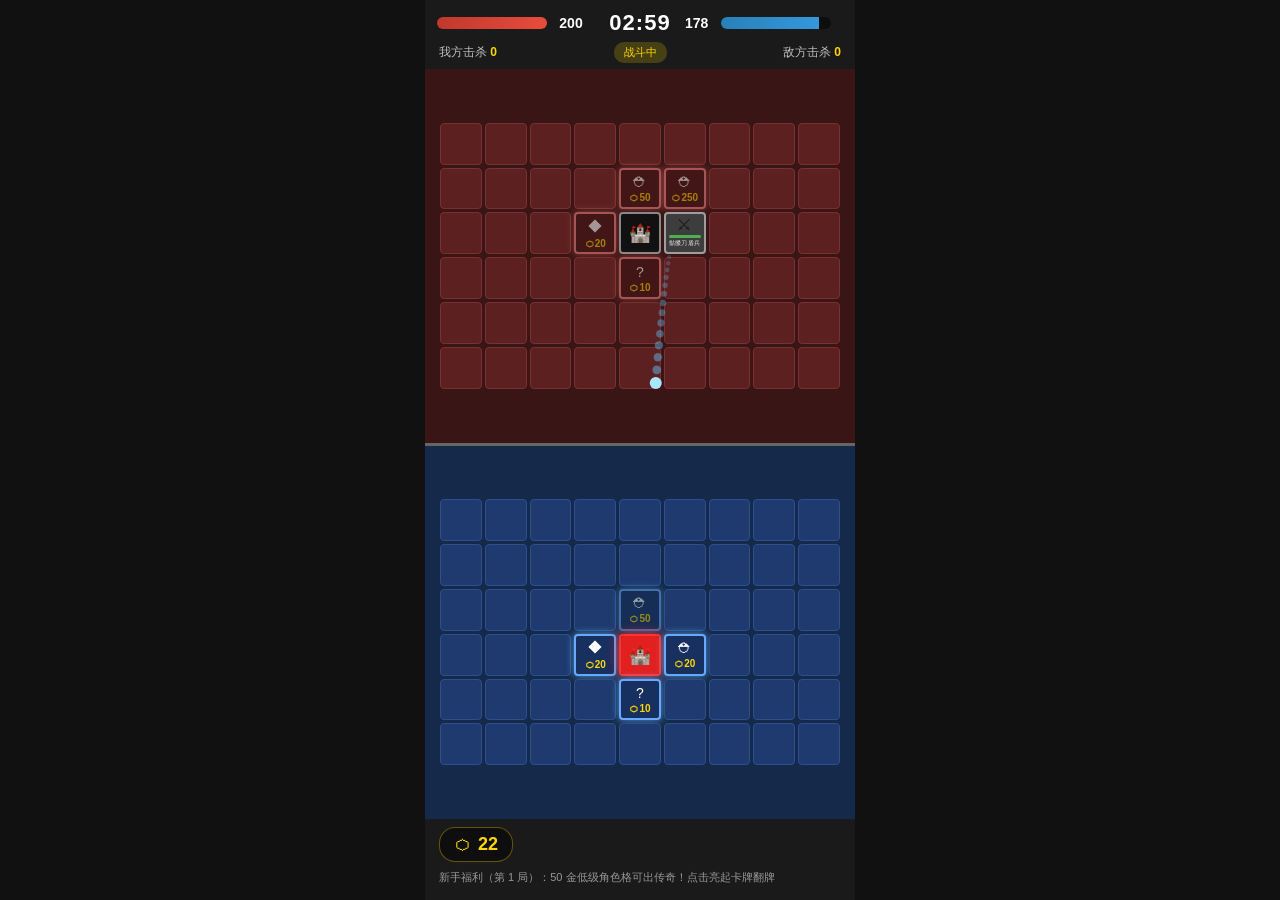
<file: battle.html>
<!DOCTYPE html>
<html lang="zh-CN">
<head>
  <meta charset="UTF-8">
  <meta name="viewport" content="width=device-width, initial-scale=1.0, maximum-scale=1.0, user-scalable=no">
  <title>代号x — 局内对战</title>
  <link rel="stylesheet" href="style.css">
</head>
<body>
  <div id="game-container">
    <canvas id="fx-canvas"></canvas>

    <header class="top-bar">
      <div class="city-hp enemy">
        <div class="hp-fill-wrap"><div class="hp-fill enemy-hp" id="enemy-hp-fill"></div></div>
        <span class="hp-num" id="enemy-hp-text">200</span>
      </div>
      <div class="timer" id="timer">03:00</div>
      <div class="city-hp player">
        <div class="hp-fill-wrap"><div class="hp-fill player-hp" id="player-hp-fill"></div></div>
        <span class="hp-num" id="player-hp-text">200</span>
      </div>
    </header>

    <div class="kill-bar">
      <span>我方击杀 <strong id="player-kills">0</strong></span>
      <span id="battle-status" class="status-badge">战斗中</span>
      <span>敌方击杀 <strong id="enemy-kills">0</strong></span>
    </div>

    <main class="battlefield">
      <div class="zone enemy-zone">
        <div class="board enemy-board" id="enemy-board"></div>
      </div>
      <div class="mid-line"></div>
      <div class="zone player-zone">
        <div class="board player-board" id="player-board"></div>
      </div>
    </main>

    <footer class="bottom-bar">
      <div class="gold-pill">
        <span class="coin">⬡</span>
        <strong id="player-gold">20</strong>
      </div>
      <p class="hint" id="hint">开局即战斗：双方同时翻牌，英雄自动进攻</p>
    </footer>

    <div class="overlay hidden" id="overlay">
      <div class="modal">
        <h2 id="result-title">胜利！</h2>
        <p id="result-desc"></p>
        <div class="modal-actions">
          <button id="restart-btn">再来一局</button>
          <a class="btn-link" href="index.html">调整卡组</a>
        </div>
      </div>
    </div>
  </div>

  <script src="battle-config.js"></script>
  <script src="heroes-config.js"></script>
  <script src="hero-level-config.js"></script>
  <script src="battle-skill-runtime.js"></script>
  <script src="skill-config.js"></script>
  <script src="battle-rules.js"></script>
  <script src="game.js"></script>
</body>
</html>
</file>
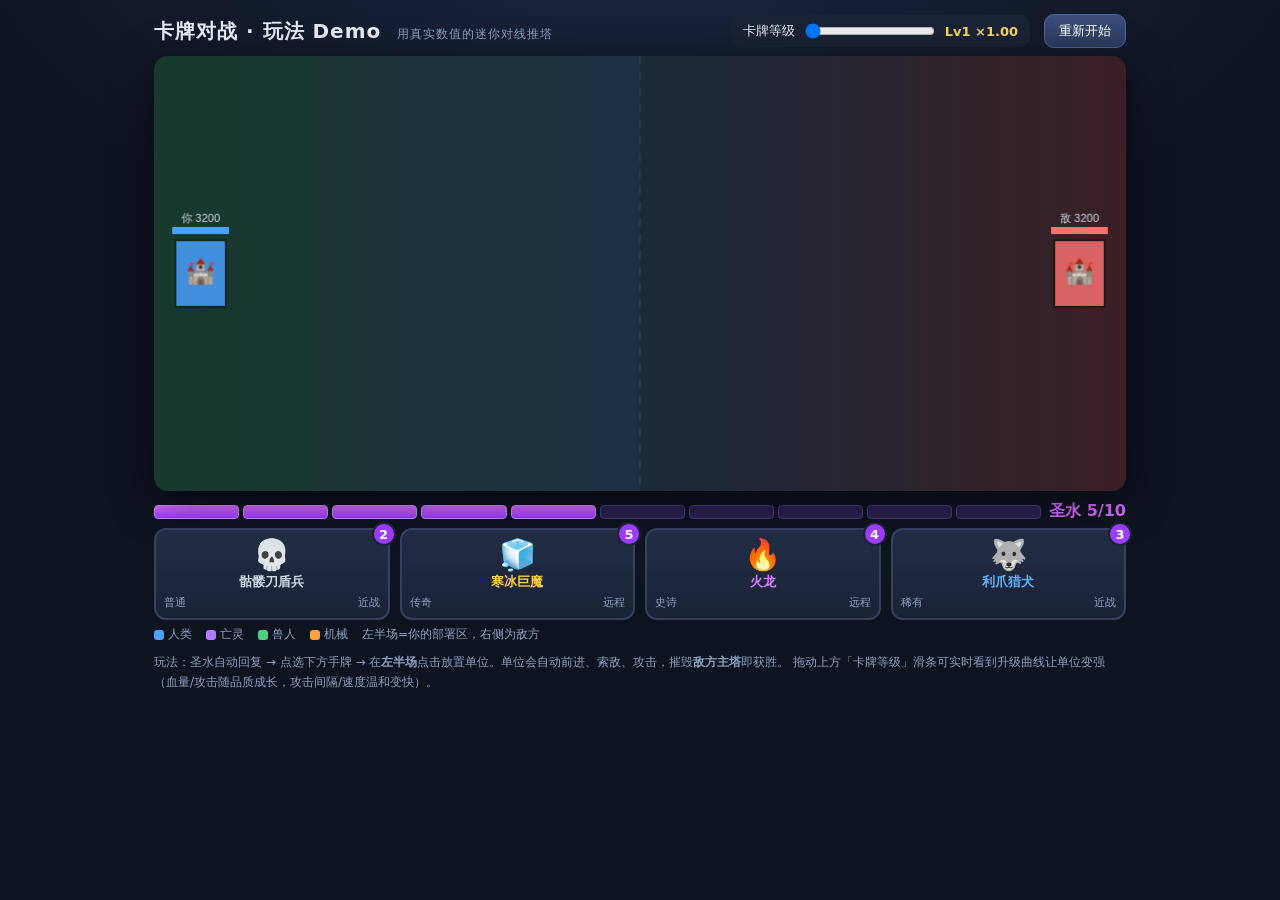
<file: design/demo.html>
<!DOCTYPE html>
<html lang="zh-CN">
<head>
<meta charset="UTF-8">
<meta name="viewport" content="width=device-width, initial-scale=1.0">
<title>卡牌对战 · 玩法 Demo</title>
<style>
  :root{
    --bg:#0e1320; --panel:#1a2235; --panel2:#222d45; --gold:#ffd34d;
    --hp:#36d399; --enemy:#f87171; --ink:#e6ecf5; --muted:#8aa0c0;
    --human:#4aa3ff; --undead:#b07bff; --orc:#4cd07d; --mech:#ff9f43;
  }
  *{box-sizing:border-box;font-family:"PingFang SC","Microsoft YaHei",system-ui,sans-serif}
  body{margin:0;background:radial-gradient(1200px 600px at 50% -10%,#1b2742,#0e1320 60%);color:var(--ink);min-height:100vh}
  .wrap{max-width:1000px;margin:0 auto;padding:14px}
  header{display:flex;align-items:center;justify-content:space-between;gap:10px;flex-wrap:wrap;margin-bottom:8px}
  h1{font-size:20px;margin:0;letter-spacing:1px}
  h1 small{color:var(--muted);font-size:12px;font-weight:400;margin-left:8px}
  .controls{display:flex;align-items:center;gap:14px;flex-wrap:wrap}
  .lvl{display:flex;align-items:center;gap:8px;background:var(--panel);padding:6px 12px;border-radius:10px;font-size:13px}
  .lvl input{width:130px}
  .lvl b{color:var(--gold);min-width:54px;display:inline-block;text-align:right}
  button.btn{background:linear-gradient(180deg,#3b4f7a,#2a3a5e);color:#fff;border:1px solid #4a64a0;
    border-radius:10px;padding:7px 14px;font-size:13px;cursor:pointer}
  button.btn:hover{filter:brightness(1.12)}
  #stage{position:relative;width:100%;border-radius:14px;overflow:hidden;box-shadow:0 10px 40px rgba(0,0,0,.5)}
  canvas{display:block;width:100%;background:linear-gradient(90deg,#16321f 0%,#1a2a3a 50%,#3a1f24 100%)}
  .overlay{position:absolute;inset:0;display:none;align-items:center;justify-content:center;flex-direction:column;
    background:rgba(8,12,22,.78);text-align:center}
  .overlay.show{display:flex}
  .overlay h2{font-size:40px;margin:0 0 8px}
  .win{color:var(--hp)} .lose{color:var(--enemy)}
  .elixbar{display:flex;align-items:center;gap:8px;margin:10px 0 6px}
  .pips{display:flex;gap:4px;flex:1}
  .pip{height:14px;flex:1;border-radius:4px;background:#2a2150;border:1px solid #46377e}
  .pip.on{background:linear-gradient(180deg,#d96bff,#9b3cff);border-color:#c98bff}
  .elixn{color:#d96bff;font-weight:700;min-width:60px}
  .hand{display:grid;grid-template-columns:repeat(4,1fr);gap:10px;margin-top:6px}
  .card{background:linear-gradient(180deg,var(--panel2),var(--panel));border:2px solid #33405f;border-radius:12px;
    padding:8px;cursor:pointer;position:relative;transition:.12s;user-select:none}
  .card:hover{transform:translateY(-3px)}
  .card.sel{border-color:var(--gold);box-shadow:0 0 0 2px rgba(255,211,77,.35)}
  .card.cant{opacity:.45;filter:grayscale(.4)}
  .card .emo{font-size:30px;text-align:center;line-height:1.1}
  .card .nm{font-size:13px;font-weight:700;text-align:center;margin-top:2px;white-space:nowrap;overflow:hidden;text-overflow:ellipsis}
  .card .meta{font-size:11px;color:var(--muted);display:flex;justify-content:space-between;margin-top:4px}
  .card .cost{position:absolute;top:-8px;right:-8px;background:#9b3cff;color:#fff;border-radius:50%;
    width:24px;height:24px;display:flex;align-items:center;justify-content:center;font-size:13px;font-weight:700;border:2px solid #1a2235}
  .q传奇{color:#ffce4d} .q史诗{color:#d580ff} .q稀有{color:#5db3ff} .q普通{color:#cfd8e6}
  .tip{color:var(--muted);font-size:12px;margin-top:10px;line-height:1.6}
  .legend{display:flex;gap:14px;flex-wrap:wrap;font-size:12px;color:var(--muted);margin-top:6px}
  .legend i{display:inline-block;width:10px;height:10px;border-radius:3px;margin-right:4px;vertical-align:middle}
</style>
</head>
<body>
<div class="wrap">
  <header>
    <h1>卡牌对战 · 玩法 Demo <small>用真实数值的迷你对线推塔</small></h1>
    <div class="controls">
      <div class="lvl">卡牌等级
        <input id="lvl" type="range" min="1" max="30" value="1">
        <b id="lvlv">Lv1 ×1.00</b>
      </div>
      <button class="btn" id="restart">重新开始</button>
    </div>
  </header>

  <div id="stage">
    <canvas id="cv" width="960" height="430"></canvas>
    <div class="overlay" id="over">
      <h2 id="overt"></h2>
      <button class="btn" id="again">再来一局</button>
    </div>
  </div>

  <div class="elixbar">
    <div class="pips" id="pips"></div>
    <div class="elixn" id="elixn">圣水 0/10</div>
  </div>
  <div class="hand" id="hand"></div>

  <div class="legend">
    <span><i style="background:var(--human)"></i>人类</span>
    <span><i style="background:var(--undead)"></i>亡灵</span>
    <span><i style="background:var(--orc)"></i>兽人</span>
    <span><i style="background:var(--mech)"></i>机械</span>
    <span>左半场=你的部署区，右侧为敌方</span>
  </div>
  <div class="tip">
    玩法：圣水自动回复 → 点选下方手牌 → 在<strong>左半场</strong>点击放置单位。单位会自动前进、索敌、攻击，摧毁<strong>敌方主塔</strong>即获胜。
    拖动上方「卡牌等级」滑条可实时看到升级曲线让单位变强（血量/攻击随品质成长，攻击间隔/速度温和变快）。
  </div>
</div>

<script>
// ===================== 卡牌数据（真实数值） =====================
// hp,atk: 初始值; spd,iv: 秒(越小越快); rng: 张牌(射程); q:品质; f:阵营; melee:近战
const FACTION={'人类':'human','亡灵':'undead','兽人':'orc','机械':'mech'};
const FCOLOR={human:'#4aa3ff',undead:'#b07bff',orc:'#4cd07d',mech:'#ff9f43'};
const COST={'传奇':5,'史诗':4,'稀有':3,'普通':2};
const GROWTH={'传奇':(3.0-1)/29,'史诗':(2.74-1)/29,'稀有':(2.48-1)/29,'普通':(2.22-1)/29};

const DB={
  knight:{nm:'骑士',f:'人类',q:'史诗',melee:true,hp:300,atk:55,spd:1.2,iv:2.5,rng:1,emo:'⚔️',sk:'突进冲锋'},
  musket:{nm:'火枪手',f:'亡灵',q:'普通',melee:false,hp:82,atk:21,spd:1.6,iv:1.5,rng:1,emo:'🔫',sk:'箭雨'},
  hound:{nm:'利爪猎犬',f:'兽人',q:'稀有',melee:true,hp:250,atk:42,spd:1.8,iv:2.2,rng:1,emo:'🐺',sk:'嗜血冲刺'},
  firedragon:{nm:'火龙',f:'兽人',q:'史诗',melee:false,hp:440,atk:71,spd:1.1,iv:1.5,rng:1,emo:'🔥',sk:'爆裂吐息'},
  flamequeen:{nm:'龙焰女王',f:'人类',q:'传奇',melee:true,hp:950,atk:80,spd:0.5,iv:2.8,rng:1,emo:'🐲',sk:'烈焰风暴'},
  skshield:{nm:'骷髅刀盾兵',f:'亡灵',q:'普通',melee:true,hp:98,atk:25,spd:1.4,iv:1.5,rng:1,emo:'💀',sk:'尸爆'},
  ballista:{nm:'弩车',f:'机械',q:'稀有',melee:false,hp:200,atk:92,spd:0.8,iv:2.5,rng:1,emo:'🎯',sk:'蒸汽冲刺'},
  icetroll:{nm:'寒冰巨魔',f:'亡灵',q:'传奇',melee:false,hp:1052,atk:72,spd:1.0,iv:2.0,rng:1,emo:'🧊',sk:'寒冰冻结'},
  // 敌方常用
  infantry:{nm:'重步兵',f:'人类',q:'稀有',melee:true,hp:260,atk:30,spd:1.2,iv:1.5,rng:1,emo:'🛡️',sk:'盾反'},
  witch:{nm:'见习女巫',f:'人类',q:'稀有',melee:false,hp:120,atk:35,spd:1.2,iv:1.5,rng:1,emo:'🔮',sk:'分裂箭'},
  bat:{nm:'蝙蝠突袭者',f:'亡灵',q:'稀有',melee:true,hp:135,atk:40,spd:1.2,iv:1.5,rng:1,emo:'🦇',sk:'暗影突袭'},
  golem:{nm:'巨石魔像',f:'亡灵',q:'史诗',melee:true,hp:410,atk:65,spd:1.2,iv:1.5,rng:1,emo:'🗿',sk:'投石'},
  assassin:{nm:'幻影刺客',f:'兽人',q:'传奇',melee:true,hp:972,atk:152,spd:1.1,iv:1.7,rng:1,emo:'🗡️',sk:'镜像分身'},
  boar:{nm:'小野猪人',f:'兽人',q:'普通',melee:true,hp:84,atk:21,spd:1.4,iv:1.6,rng:1,emo:'🐗',sk:'死亡炸弹'},
  flak:{nm:'高射塔',f:'机械',q:'稀有',melee:false,hp:400,atk:86,spd:2.0,iv:1.5,rng:3,emo:'🗼',sk:'急速射击'},
  winterking:{nm:'永冬之王',f:'亡灵',q:'传奇',melee:false,hp:680,atk:75,spd:0.6,iv:2.6,rng:1,emo:'❄️',sk:'炼狱火雨'},
  cannon:{nm:'巨石车',f:'机械',q:'史诗',melee:false,hp:502,atk:205,spd:1.2,iv:2.5,rng:3,emo:'🚜',sk:'火力覆盖'},
};
const PLAYER_DECK=['knight','musket','hound','firedragon','flamequeen','skshield','ballista','icetroll'];
const ENEMY_DECK=['infantry','witch','bat','golem','assassin','boar','flak','winterking','cannon'];

// ===================== 等级缩放 =====================
let LEVEL=1;
function scaled(card){
  const g=GROWTH[card.q];
  const m=1+g*(LEVEL-1);
  const iv=card.iv*(1-0.10/29*(LEVEL-1));
  const spd=card.spd*(1-0.08/29*(LEVEL-1));
  return {hp:Math.round(card.hp*m),atk:Math.round(card.atk*m),iv,spd,rng:card.rng};
}

// ===================== 画布与坐标 =====================
const cv=document.getElementById('cv'), ctx=cv.getContext('2d');
const W=cv.width, H=cv.height;
const PBASE={x:46,y:H/2}, EBASE={x:W-46,y:H/2};
const TILE=58;
function moveSpeed(spd){return Math.max(20,Math.min(150,86/spd));}      // px/s
function attackRangePx(rng){return rng<=1?46:rng*46;}

// ===================== 实体 =====================
let units=[], shots=[], floats=[], particles=[];
let pBaseHP=3200, eBaseHP=3200, pBaseMax=3200, eBaseMax=3200;
let baseCd={p:0,e:0};
let gameOver=false;

function spawn(id,side,x,y){
  const c=DB[id], s=scaled(c);
  units.push({id,side,c,x,y,
    hp:s.hp,max:s.hp,atk:s.atk,iv:s.iv,cd:0,
    rng:attackRangePx(s.rng),aoe:s.rng>=3,
    vmax:moveSpeed(s.spd),r:16,melee:c.melee,
    color:FCOLOR[FACTION[c.f]],hitFx:0});
}

function enemiesOf(side){return units.filter(u=>u.side!==side&&u.hp>0)}
function nearest(u,list){
  let best=null,bd=1e9;
  for(const e of list){const d=Math.hypot(e.x-u.x,e.y-u.y); if(d<bd){bd=d;best=e;}}
  return [best,bd];
}

function dealDamage(t,dmg,fromBase){
  t.hp-=dmg; t.hitFx=0.15;
  floats.push({x:t.x,y:t.y-22,t:0,txt:'-'+Math.round(dmg),c:'#fff'});
}
function baseDamage(side,dmg,x,y){
  if(side==='p'){pBaseHP-=dmg;} else {eBaseHP-=dmg;}
  floats.push({x,y:y-26,t:0,txt:'-'+Math.round(dmg),c:'#ffd34d'});
}

// ===================== 战斗逻辑 =====================
function moveTo(u,tx,ty,dt){
  const dx=tx-u.x,dy=ty-u.y,d=Math.hypot(dx,dy)||1;
  // 简单分离，避免重叠
  let sx=0,sy=0;
  for(const o of units){if(o!==u&&o.hp>0){const ox=u.x-o.x,oy=u.y-o.y,od=Math.hypot(ox,oy); if(od<u.r+o.r&&od>0){sx+=ox/od;sy+=oy/od;}}}
  const vx=dx/d+sx*0.6, vy=dy/d+sy*0.6, vl=Math.hypot(vx,vy)||1;
  u.x+=vx/vl*u.vmax*dt; u.y+=vy/vl*u.vmax*dt;
  u.y=Math.max(40,Math.min(H-40,u.y));
}
function attack(u,t){
  if(u.melee){ dealDamage(t,u.atk); lunge(u,t); }
  else { shots.push({x:u.x,y:u.y,tx:t,dmg:u.atk,sp:300,col:u.color,aoe:u.aoe,side:u.side,shooterSide:u.side}); }
}
function attackBase(u){
  const b=u.side==='p'?EBASE:PBASE;
  if(u.melee){ baseDamage(u.side==='p'?'e':'p',u.atk,b.x,b.y); lungeXY(u,b.x,b.y); }
  else { shots.push({x:u.x,y:u.y,bx:b.x,by:b.y,tx:{x:b.x,y:b.y,hp:1,isBase:true,bside:u.side==='p'?'e':'p',dmg:u.atk},dmg:u.atk,sp:300,col:u.color,side:u.side}); }
}
function lunge(u,t){const dx=t.x-u.x,dy=t.y-u.y,d=Math.hypot(dx,dy)||1; u.x+=dx/d*6;u.y+=dy/d*6;}
function lungeXY(u,x,y){const dx=x-u.x,dy=y-u.y,d=Math.hypot(dx,dy)||1; u.x+=dx/d*6;u.y+=dy/d*6;}
function burst(x,y,c){for(let i=0;i<8;i++){const a=Math.random()*6.28,s=40+Math.random()*70;particles.push({x,y,vx:Math.cos(a)*s,vy:Math.sin(a)*s,t:0,c});}}

// ===================== 渲染 =====================
function draw(){
  ctx.clearRect(0,0,W,H);
  // 中线
  ctx.strokeStyle='rgba(255,255,255,.12)';ctx.setLineDash([8,8]);ctx.beginPath();ctx.moveTo(W/2,0);ctx.lineTo(W/2,H);ctx.stroke();ctx.setLineDash([]);
  // 部署区
  ctx.fillStyle='rgba(74,163,255,.06)';ctx.fillRect(0,0,W/2,H);
  // 主塔
  drawBase(PBASE,pBaseHP,pBaseMax,'#4aa3ff','你');
  drawBase(EBASE,eBaseHP,eBaseMax,'#f87171','敌');
  // 粒子
  for(const p of particles){ctx.globalAlpha=Math.max(0,1-p.t/0.5);ctx.fillStyle=p.c;ctx.fillRect(p.x,p.y,3,3);ctx.globalAlpha=1;}
  // 单位
  for(const u of units){
    // 阴影
    ctx.fillStyle='rgba(0,0,0,.25)';ctx.beginPath();ctx.ellipse(u.x,u.y+14,16,6,0,0,6.28);ctx.fill();
    // 身体
    ctx.fillStyle=u.hitFx>0?'#fff':u.color;
    ctx.beginPath();ctx.arc(u.x,u.y,u.r,0,6.28);ctx.fill();
    ctx.lineWidth=2.5;ctx.strokeStyle=u.side==='p'?'#dff1ff':'#ffd9d9';ctx.stroke();
    ctx.font='17px serif';ctx.textAlign='center';ctx.textBaseline='middle';
    ctx.fillText(u.c.emo,u.x,u.y+1);
    // 血条
    const w=30,hpw=w*Math.max(0,u.hp/u.max);
    ctx.fillStyle='#000a';ctx.fillRect(u.x-w/2,u.y-u.r-9,w,5);
    ctx.fillStyle=u.side==='p'?'#36d399':'#f87171';ctx.fillRect(u.x-w/2,u.y-u.r-9,hpw,5);
  }
  // 抛射物
  for(const s of shots){ctx.fillStyle=s.col;ctx.beginPath();ctx.arc(s.x,s.y,4,0,6.28);ctx.fill();}
  // 漂浮字
  ctx.font='bold 14px sans-serif';
  for(const f of floats){ctx.globalAlpha=Math.max(0,1-f.t/0.8);ctx.fillStyle=f.c;ctx.fillText(f.txt,f.x,f.y);ctx.globalAlpha=1;}
}
function drawBase(b,hp,max,col,label){
  ctx.fillStyle='rgba(0,0,0,.3)';ctx.fillRect(b.x-26,b.y-34,52,68);
  ctx.fillStyle=col;ctx.globalAlpha=.85;ctx.fillRect(b.x-24,b.y-32,48,64);ctx.globalAlpha=1;
  ctx.font='24px serif';ctx.textAlign='center';ctx.textBaseline='middle';ctx.fillText('🏰',b.x,b.y);
  const w=56,hpw=w*Math.max(0,hp/max);
  ctx.fillStyle='#000a';ctx.fillRect(b.x-w/2,b.y-46,w,7);
  ctx.fillStyle=col;ctx.fillRect(b.x-w/2,b.y-46,hpw,7);
  ctx.fillStyle='#cdd8ea';ctx.font='11px sans-serif';ctx.fillText(label+' '+Math.max(0,Math.round(hp)),b.x,b.y-54);
}

// ===================== 圣水 / 手牌 =====================
let elixir=5; const ELIX_MAX=10;
let queue=[], hand=[], sel=-1;
function initDeck(){
  queue=[...PLAYER_DECK]; shuffle(queue);
  hand=queue.splice(0,4);
}
function shuffle(a){for(let i=a.length-1;i>0;i--){const j=Math.floor(Math.random()*(i+1));[a[i],a[j]]=[a[j],a[i]];}}
function renderHand(){
  const el=document.getElementById('hand'); el.innerHTML='';
  hand.forEach((id,i)=>{
    const c=DB[id], cost=COST[c.q];
    const d=document.createElement('div');
    d.className='card'+(i===sel?' sel':'')+(elixir<cost?' cant':'');
    d.innerHTML=`<div class="cost">${cost}</div><div class="emo">${c.emo}</div>
      <div class="nm q${c.q}">${c.nm}</div>
      <div class="meta"><span>${c.q}</span><span>${c.melee?'近战':'远程'}</span></div>`;
    d.onclick=()=>{ sel=(sel===i?-1:i); renderHand(); };
    el.appendChild(d);
  });
}
function renderElix(){
  const pips=document.getElementById('pips'); pips.innerHTML='';
  for(let i=0;i<ELIX_MAX;i++){const p=document.createElement('div');p.className='pip'+(i<Math.floor(elixir)?' on':'');pips.appendChild(p);}
  document.getElementById('elixn').textContent='圣水 '+Math.floor(elixir)+'/'+ELIX_MAX;
}
cv.addEventListener('click',e=>{
  if(gameOver||sel<0)return;
  const rect=cv.getBoundingClientRect();
  const x=(e.clientX-rect.left)*(W/rect.width);
  const y=(e.clientY-rect.top)*(H/rect.height);
  if(x>W/2-10)return;                       // 只能左半场
  const id=hand[sel], cost=COST[DB[id].q];
  if(elixir<cost)return;
  elixir-=cost;
  spawn(id,'p',Math.max(60,x),y);
  // 换牌
  queue.push(id); hand[sel]=queue.shift(); sel=-1;
  renderHand(); renderElix();
});

// ===================== 敌方 AI =====================
let eElix=5, aiTimer=2;
function aiStep(dt){
  eElix=Math.min(ELIX_MAX,eElix+dt/2.6);
  aiTimer-=dt;
  if(aiTimer<=0){
    aiTimer=1.6+Math.random()*2.2;
    const id=ENEMY_DECK[Math.floor(Math.random()*ENEMY_DECK.length)];
    const cost=COST[DB[id].q];
    if(eElix>=cost){ eElix-=cost; spawn(id,'e',W-80-Math.random()*180,60+Math.random()*(H-120)); }
  }
}

// ===================== 主循环 =====================
let last=0;
function loop(ts){
  const dt=Math.min(0.05,(ts-last)/1000||0); last=ts;
  if(!gameOver){
    elixir=Math.min(ELIX_MAX,elixir+dt/2.6); renderElix();
    aiStep(dt);
    stepFull(dt);
  }
  draw();
  requestAnimationFrame(loop);
}
// 重新实现 step，并加入抛射物打塔判定
function stepFull(dt){
  if(gameOver)return;
  for(const u of units){
    if(u.hp<=0)continue;
    u.cd-=dt; if(u.hitFx>0)u.hitFx-=dt;
    const foes=enemiesOf(u.side);
    let [tgt,td]=nearest(u,foes);
    const base=u.side==='p'?EBASE:PBASE;
    const baseDist=Math.hypot(base.x-u.x,base.y-u.y);
    if(!tgt||td>200){
      if(baseDist>u.rng+24){moveTo(u,base.x,base.y,dt);}
      else if(u.cd<=0){u.cd=u.iv; attackBase(u);}
    }else{
      if(td>u.rng+u.r){moveTo(u,tgt.x,tgt.y,dt);}
      else if(u.cd<=0){u.cd=u.iv; attack(u,tgt);}
    }
  }
  for(const side of ['p','e']){
    baseCd[side]-=dt;
    const b=side==='p'?PBASE:EBASE;
    let near=null,nd=1e9;
    for(const e of enemiesOf(side)){const d=Math.hypot(e.x-b.x,e.y-b.y);if(d<150&&d<nd){nd=d;near=e;}}
    if(near&&baseCd[side]<=0){baseCd[side]=0.9; shots.push({x:b.x,y:b.y,tx:near,dmg:55*(1+0.5*(LEVEL-1)/29),sp:380,col:'#ffd34d',side});}
  }
  for(const s of shots){
    const tgt=s.tx;
    if(!tgt||(tgt.hp<=0&&!tgt.isBase)){s.dead=true;continue;}
    const dx=tgt.x-s.x,dy=tgt.y-s.y,d=Math.hypot(dx,dy),mv=s.sp*dt;
    if(d<=mv){
      if(tgt.isBase){ baseDamage(tgt.bside,s.dmg,tgt.x,tgt.y); }
      else{
        dealDamage(tgt,s.dmg);
        if(s.aoe){for(const e of enemiesOf(s.side)){if(e!==tgt&&Math.hypot(e.x-tgt.x,e.y-tgt.y)<48)dealDamage(e,s.dmg*0.5);}}
      }
      burst(tgt.x,tgt.y,s.col); s.dead=true;
    }else{s.x+=dx/d*mv;s.y+=dy/d*mv;}
  }
  shots=shots.filter(s=>!s.dead);
  for(const f of floats){f.t+=dt;f.y-=26*dt;} floats=floats.filter(f=>f.t<0.8);
  for(const p of particles){p.t+=dt;p.x+=p.vx*dt;p.y+=p.vy*dt;p.vy+=160*dt;} particles=particles.filter(p=>p.t<0.5);
  for(const u of units){if(u.hp<=0&&!u.dead){u.dead=true;burst(u.x,u.y,u.color);}}
  units=units.filter(u=>!u.dead);
  if(eBaseHP<=0)endGame(true); else if(pBaseHP<=0)endGame(false);
}

function endGame(win){
  gameOver=true;
  const o=document.getElementById('over'), t=document.getElementById('overt');
  t.textContent=win?'胜利！':'失败…';
  t.className=win?'win':'lose';
  o.classList.add('show');
}

// ===================== 控制 =====================
function reset(){
  units=[];shots=[];floats=[];particles=[];
  pBaseHP=eBaseHP=pBaseMax=eBaseMax=3200;
  baseCd={p:0,e:0}; elixir=5; eElix=5; aiTimer=2; sel=-1; gameOver=false;
  document.getElementById('over').classList.remove('show');
  initDeck(); renderHand(); renderElix();
}
const lvl=document.getElementById('lvl');
lvl.addEventListener('input',()=>{
  LEVEL=+lvl.value;
  const m=(1+(3.0-1)/29*(LEVEL-1));
  document.getElementById('lvlv').textContent='Lv'+LEVEL+' ×'+m.toFixed(2);
});
document.getElementById('restart').onclick=reset;
document.getElementById('again').onclick=reset;

reset();
requestAnimationFrame(loop);
</script>
</body>
</html>
</file>
<file: style.css>
* {
  box-sizing: border-box;
  margin: 0;
  padding: 0;
  -webkit-tap-highlight-color: transparent;
}

body {
  font-family: "PingFang SC", "Microsoft YaHei", sans-serif;
  background: #111;
  min-height: 100vh;
  display: flex;
  justify-content: center;
  align-items: center;
  overflow: hidden;
}

#game-container {
  position: relative;
  width: min(100vw, 430px);
  height: 100vh;
  max-height: 900px;
  background: #1a1a1a;
  display: flex;
  flex-direction: column;
  overflow: hidden;
}

#fx-canvas {
  position: absolute;
  inset: 0;
  pointer-events: none;
  z-index: 20;
}

.top-bar {
  display: grid;
  grid-template-columns: 1fr auto 1fr;
  align-items: center;
  gap: 8px;
  padding: 10px 12px 6px;
  z-index: 5;
}

.city-hp {
  display: flex;
  align-items: center;
  gap: 6px;
}

.city-hp.enemy { justify-content: flex-start; }
.city-hp.player { justify-content: flex-end; flex-direction: row-reverse; }

.hp-fill-wrap {
  flex: 1;
  max-width: 110px;
  height: 12px;
  background: rgba(0, 0, 0, 0.5);
  border-radius: 6px;
  overflow: hidden;
}

.hp-fill {
  height: 100%;
  width: 100%;
  transition: width 0.25s ease;
}

.enemy-hp { background: linear-gradient(90deg, #c0392b, #e74c3c); }
.player-hp { background: linear-gradient(90deg, #2980b9, #3498db); }

.hp-num {
  font-size: 14px;
  font-weight: 700;
  color: #fff;
  min-width: 36px;
  text-align: center;
}

.timer {
  font-size: 22px;
  font-weight: 700;
  color: #fff;
  letter-spacing: 1px;
}

.kill-bar {
  display: flex;
  justify-content: space-between;
  align-items: center;
  padding: 0 14px 6px;
  font-size: 12px;
  color: #bbb;
  z-index: 5;
}

.kill-bar strong { color: #ffd700; }

.turn-badge,
.status-badge {
  background: rgba(255, 215, 0, 0.2);
  color: #ffd700;
  padding: 3px 10px;
  border-radius: 10px;
  font-size: 11px;
}

.battlefield {
  flex: 1;
  display: flex;
  flex-direction: column;
  min-height: 0;
  z-index: 5;
}

.zone {
  flex: 1;
  display: flex;
  align-items: center;
  justify-content: center;
  padding: 2px 6px;
  min-height: 0;
}

.enemy-zone { background: #3a1515; }
.player-zone { background: #152a4a; }

.mid-line {
  height: 3px;
  background: #666;
  flex-shrink: 0;
}

.board {
  display: grid;
  grid-template-columns: repeat(9, 1fr);
  gap: 3px;
  width: 100%;
  max-width: 400px;
}

.card {
  aspect-ratio: 1;
  border-radius: 4px;
  position: relative;
  user-select: none;
  font-size: 9px;
  overflow: hidden;
}

.card.enemy-side.hidden-card {
  background: #5c2020;
  border: 1px solid #7a3030;
}

.card.player-side.hidden-card {
  background: #1e3a6e;
  border: 1px solid #2a5090;
}

.card.main-city {
  position: relative;
  overflow: hidden;
  background: #111;
  border: 2px solid #888;
  display: flex;
  align-items: center;
  justify-content: center;
}

.card.main-city .city-icon {
  position: relative;
  z-index: 1;
  font-size: 18px;
  color: #fff;
}

.card.main-city.city-hit-flash {
  animation: city-hit-shake 0.5s ease;
  border-color: #ff3333 !important;
  box-shadow: 0 0 12px rgba(255, 40, 40, 0.85);
}

.card.main-city.city-hit-flash::before {
  content: '';
  position: absolute;
  inset: 0;
  z-index: 0;
  background: rgba(255, 35, 35, 0.88);
  animation: city-hit-red 0.5s ease;
  pointer-events: none;
}

.card.main-city.city-hit-flash .city-icon {
  animation: city-icon-flash 0.5s ease;
}

.card.damage-flash { animation: flash 0.25s ease; }

@keyframes city-hit-red {
  0% { opacity: 1; background: rgba(255, 50, 50, 0.95); }
  35% { opacity: 0.85; background: rgba(220, 20, 20, 0.9); }
  100% { opacity: 0; }
}

@keyframes city-hit-shake {
  0%, 100% { transform: scale(1); }
  20% { transform: scale(1.08); }
  40% { transform: scale(0.96); }
  60% { transform: scale(1.04); }
}

@keyframes city-icon-flash {
  0% { filter: brightness(2) drop-shadow(0 0 4px #ff8888); }
  100% { filter: none; }
}

.card.flippable { cursor: pointer; animation: glow 1.2s ease-in-out infinite; }
.card.enemy-side.flippable { box-shadow: 0 0 8px rgba(255, 120, 120, 0.7); border-color: #ff8888; }
.card.player-side.flippable { box-shadow: 0 0 8px rgba(100, 180, 255, 0.8); border-color: #66aaff; }
.card.disabled-flip { opacity: 0.55; cursor: not-allowed; animation: none; }

.card.preview-card {
  display: flex;
  flex-direction: column;
  align-items: center;
  justify-content: center;
  gap: 2px;
  border: 2px solid rgba(255, 215, 0, 0.5);
}

.card.preview-card.enemy-side { background: #4a1818; }
.card.preview-card.player-side { background: #183060; }

.preview-icon { font-size: 14px; color: #fff; }
.preview-cost { font-size: 10px; font-weight: 700; color: #ffd700; }

.card.hero-card {
  display: flex;
  flex-direction: column;
  align-items: center;
  justify-content: center;
  border: 2px solid;
  padding: 1px;
}

.card.hero-card.quality-common { border-color: #9e9e9e; background: #3d3d3d; }
.card.hero-card.quality-rare { border-color: #42a5f5; background: #1a3355; }
.card.hero-card.quality-epic { border-color: #ab47bc; background: #3a1f45; }
.card.hero-card.quality-legendary { border-color: #ffb300; background: #4a3510; }

.hero-icon { font-size: 13px; }
.hero-hp-bar {
  width: 90%;
  height: 3px;
  background: rgba(0, 0, 0, 0.5);
  border-radius: 2px;
  margin-top: 2px;
  overflow: hidden;
}
.hero-hp-fill { height: 100%; background: #4caf50; transition: width 0.15s; }
.hero-label { font-size: 7px; color: #eee; transform: scale(0.9); white-space: nowrap; }

.card.resource-card {
  background: #2d4a22;
  border: 2px solid #7cb342;
  display: flex;
  align-items: center;
  justify-content: center;
  font-size: 16px;
}

.card.grave-card {
  background: rgba(0, 0, 0, 0.35);
  border: 1px dashed #555;
  display: flex;
  align-items: center;
  justify-content: center;
  color: #666;
  font-size: 12px;
}

@keyframes glow {
  0%, 100% { filter: brightness(1); }
  50% { filter: brightness(1.25); }
}

@keyframes flash {
  0% { filter: brightness(2); }
  100% { filter: brightness(1); }
}

.bottom-bar { padding: 8px 14px 14px; z-index: 5; }

.gold-pill {
  display: inline-flex;
  align-items: center;
  gap: 6px;
  background: rgba(0, 0, 0, 0.45);
  border: 1px solid rgba(255, 215, 0, 0.35);
  border-radius: 16px;
  padding: 6px 14px;
  color: #ffd700;
  font-size: 18px;
}

.hint {
  margin-top: 8px;
  font-size: 11px;
  color: rgba(255, 255, 255, 0.55);
  line-height: 1.45;
}

.overlay {
  position: absolute;
  inset: 0;
  background: rgba(0, 0, 0, 0.78);
  display: flex;
  align-items: center;
  justify-content: center;
  z-index: 100;
}

.overlay.hidden { display: none; }

.modal {
  background: #1e2a45;
  border: 2px solid rgba(255, 255, 255, 0.2);
  border-radius: 16px;
  padding: 28px 24px;
  text-align: center;
  max-width: 300px;
}

.modal h2 { color: #ffd700; margin-bottom: 10px; font-size: 24px; }
.modal p { color: #bbb; margin-bottom: 20px; font-size: 13px; line-height: 1.5; }

#restart-btn {
  background: linear-gradient(180deg, #4488ff, #2266cc);
  color: #fff;
  border: none;
  padding: 10px 28px;
  border-radius: 20px;
  font-size: 15px;
  cursor: pointer;
}

#restart-btn:active { transform: scale(0.97); }

.modal-actions {
  display: flex;
  flex-direction: column;
  gap: 10px;
  align-items: center;
}

.btn-link {
  color: #8ab4ff;
  font-size: 14px;
  text-decoration: none;
}
</file>
